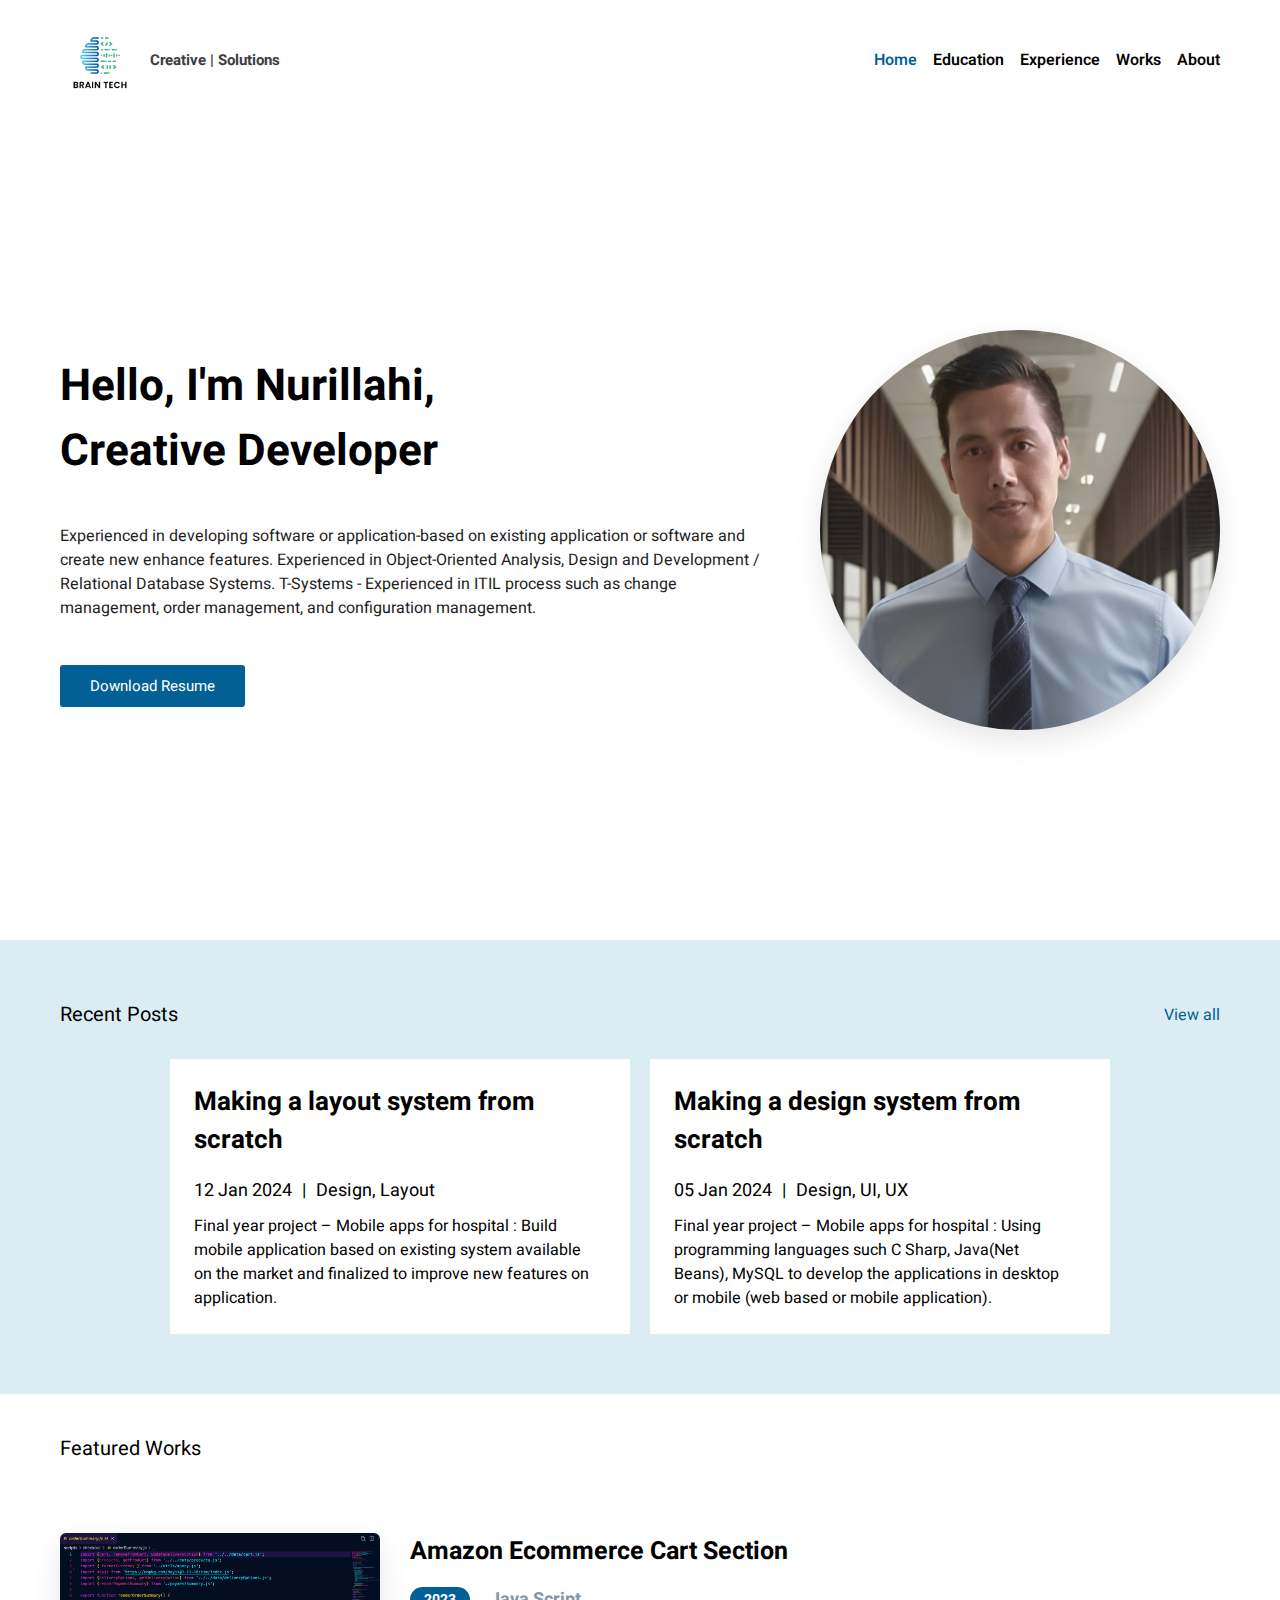
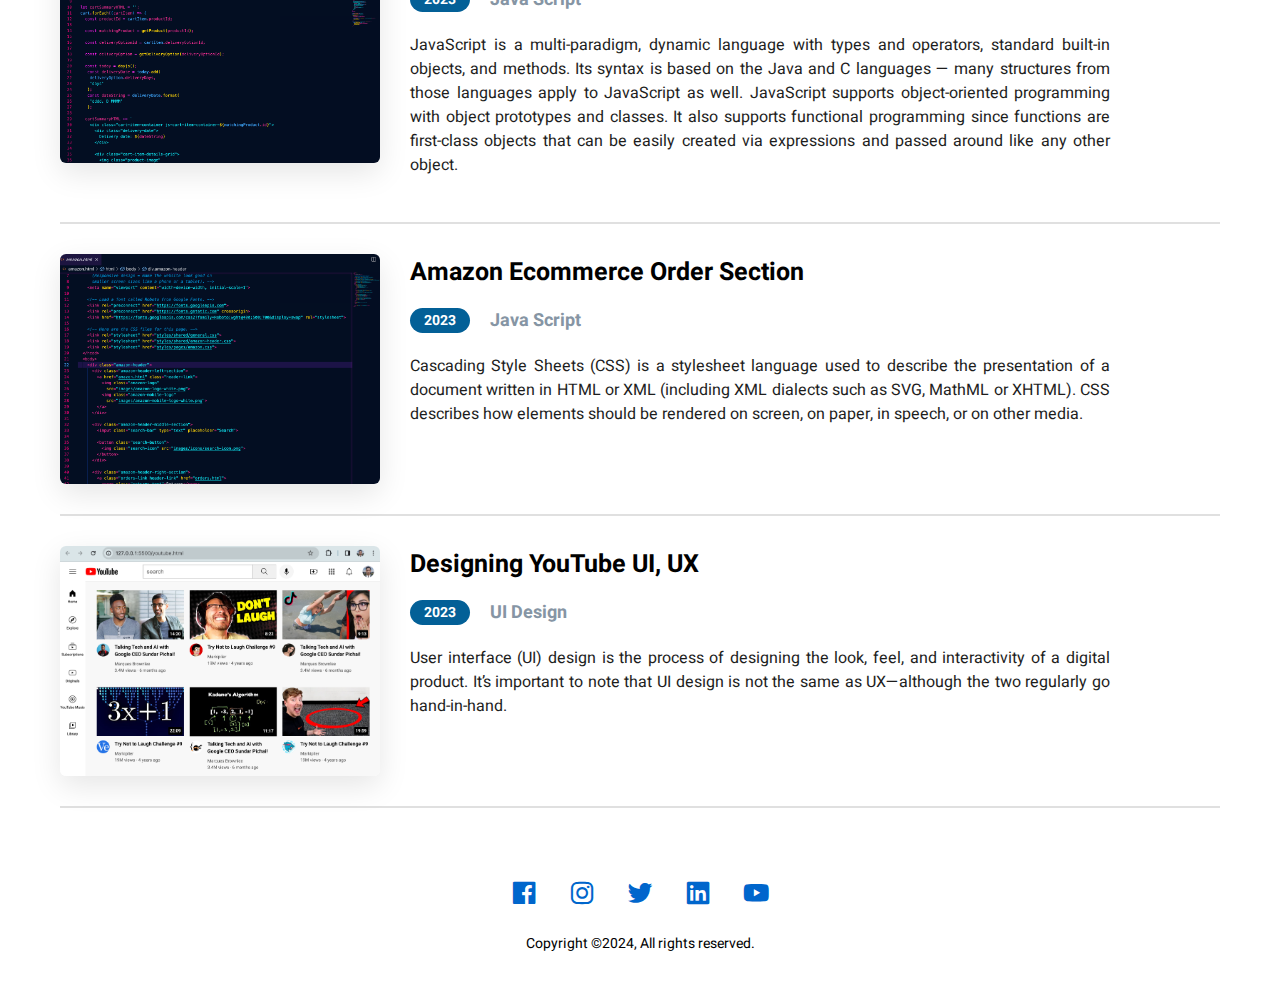
<file: index.html>
<!DOCTYPE html>
<html lang="en">
<head>
  <meta charset="UTF-8">
  <meta name="viewport" content="width=device-width, initial-scale=1.0">
  <link href='https://unpkg.com/boxicons@2.1.4/css/boxicons.min.css' rel='stylesheet'>
  <link rel="stylesheet" href="style.css">
  <title>Home Page | Creative Solutions</title>
</head>
<body>
  <nav>
    <div class="logo">
      <img src="images/BrainT.png">
      <a href="#">Creative | Solutions</a>
    </div>
    <div class="nav-links">
      <a class="selected" href="index.html">Home</a>
      <a href="education.html">Education</a>
      <a href="experience.html">Experience</a>
      <a href="works.html">Works</a>
      <a href="about.html">About</a>
    </div>
  </nav>

  <div class="main">
    <div class="info">
      <h1>Hello, I'm Nurillahi, <br>Creative Developer</h1>
      <p>Experienced in developing software or application-based on existing application 
      or software and create new enhance features. Experienced in Object-Oriented Analysis, 
      Design and Development / Relational Database Systems. T-Systems - Experienced in ITIL 
      process such as change management, order management, and configuration management.</p>
      <button>Download Resume</button>
    </div>
    <img src="images/profile.jpg">
  </div>

  <div class="recent">
    <div class="header">
      <h4>Recent Posts</h4>
      <a href="works.html">View all</a>
    </div>
    <div class="posts">
      <div class="post-item">
        <h3>Making a layout system from scratch</h3>
        <div class="info">
          <h5>12 Jan 2024</h5>
          <h5>|</h5>
          <h5>Design, Layout</h5>
        </div>
        <p>Final year project – Mobile apps for hospital :
          Build mobile application based on existing system available on the market and finalized 
          to improve new features on application.</p>
      </div>
      <div class="post-item">
        <h3>Making a design system from scratch</h3>
        <div class="info">
          <h5>05 Jan 2024</h5>
          <h5>|</h5>
          <h5>Design, UI, UX</h5>
        </div>
        <p>Final year project – Mobile apps for hospital :
          Using programming languages such C Sharp, Java(Net Beans), MySQL to develop the applications
          in desktop or mobile (web based or mobile application).</p>
      </div>
    </div>
  </div>

  <div class="separator">
    <h4>Featured Works</h4>
  </div>

  <div class="featured">
    <div class="item">
      <img src="images/javascript-screenshot.png">
      <div class="details">
        <h3>Amazon Ecommerce Cart Section</h3>
        <div class="item-info">
          <div class="year-badge">2023</div>
          <h4>Java Script</h4>
        </div>
        <p>JavaScript is a multi-paradigm, dynamic language with types and operators, 
        standard built-in objects, and methods. Its syntax is based on the Java and C 
        languages — many structures from those languages apply to JavaScript as well. 
        JavaScript supports object-oriented programming with object prototypes and 
        classes. It also supports functional programming since functions are first-class
        objects that can be easily created via expressions and passed around like any other 
        object.</p>
      </div>
    </div>
    <div class="item">
      <img src="images/design-screenshot.png">
      <div class="details">
        <h3>Amazon Ecommerce Order Section</h3>
        <div class="item-info">
          <div class="year-badge">2023</div>
          <h4>Java Script</h4>
        </div>
        <p>Cascading Style Sheets (CSS) is a stylesheet language used to describe the 
        presentation of a document written in HTML or XML (including XML dialects such 
        as SVG, MathML or XHTML). CSS describes how elements should be rendered on screen,
        on paper, in speech, or on other media.</p>
      </div>
    </div>
    <div class="item">
      <img src="images/UI Design.png">
      <div class="details">
        <h3>Designing YouTube UI, UX</h3>
        <div class="item-info">
          <div class="year-badge">2023</div>
          <h4>UI Design</h4>
        </div>
        <p>User interface (UI) design is the process of designing the look, feel, and interactivity
        of a digital product. It’s important to note that UI design is not the same as UX—although 
        the two regularly go hand-in-hand.</p>
      </div>
    </div>
  </div>

  <footer>
    <div class="socials">
      <a href="https://www.facebook.com/nurieicloud" target="_blank">
        <i class='bx bxl-facebook-square' ></i>
      </a>
      <a href="https://www.instagram.com/nuriell7?igsh=NWx2NGE2bW9zZGx2" target="_blank">
        <i class='bx bxl-instagram' ></i>
      </a>
      <a href="https://x.com/dfolog432?t=UmVgt7BurrM3izwQCmUeOQ&s=09" target="_blank">
        <i class='bx bxl-twitter' ></i>
      </a>
      <a href="https://www.linkedin.com/in/nurillahi-roxas-b47a11118?utm_source=share&utm_campaign=share_via&utm_content=profile&utm_medium=android_app" target="_blank">
        <i class='bx bxl-linkedin-square' ></i>
      </a>
      <a href=https://youtube.com/@nurillahiroxas8434?si=_SDBD4jMgY3QMdoM" target="_blank">
        <i class='bx bxl-youtube' ></i>
      </a>
    </div>
    <p>Copyright ©2024, All rights reserved.</p>
  </footer>


</body>
</html>
</file>
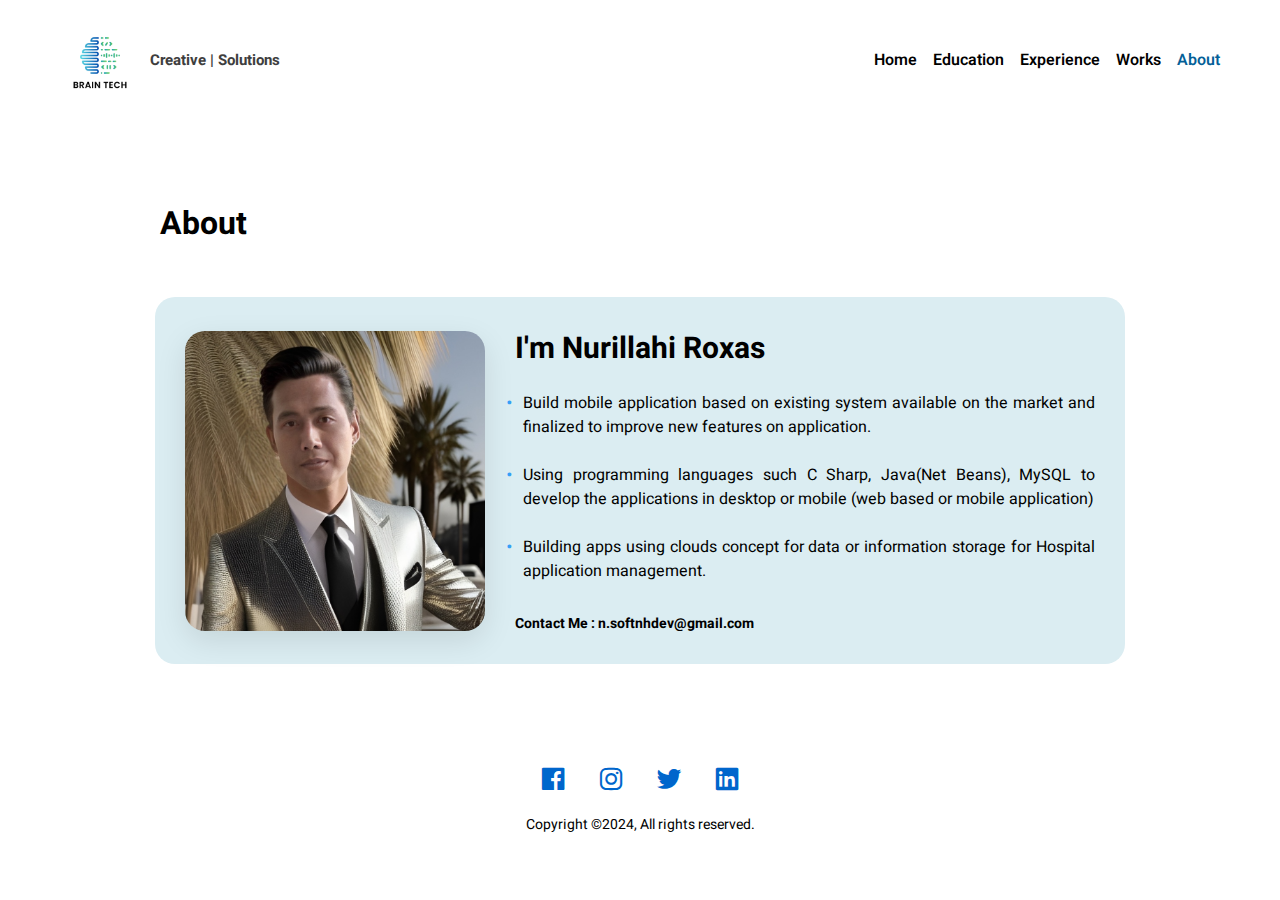
<file: about.html>
<!DOCTYPE html>
<html lang="en">
<head>
  <meta charset="UTF-8">
  <meta name="viewport" content="width=device-width, initial-scale=1.0">
  <link href='https://unpkg.com/boxicons@2.1.4/css/boxicons.min.css' rel='stylesheet'>
  <link rel="stylesheet" href="style.css">
  <title>About Page | Creative Solutions</title>
</head>
<body>
  <nav>
    <div class="logo">
      <img src="images/BrainT.png">
      <a href="#">Creative | Solutions</a>
    </div>
    <div class="nav-links">
      <a href="index.html">Home</a>
      <a href="education.html">Education</a>
      <a href="experience.html">Experience</a>
      <a href="works.html">Works</a>
      <a class="selected" href="about.html">About</a>
    </div>
  </nav>

  <h1 class="page-title">About</h1>

  <div class="content">
    <div class="container">
      <img src="images/About.jpg">
      <div class="about">
        <h2>I'm Nurillahi Roxas</h2>
        <ul>
          <li>Build mobile application based on existing system available on the market 
        and finalized to improve new features on application.</li>
        <li>Using programming languages such C Sharp, Java(Net Beans), MySQL to develop 
        the applications in desktop or mobile (web based or mobile application)</li>
        <li>Building apps using clouds concept for data or information storage for Hospital 
        application management.</li>
        </ul>
        <p class="email">Contact Me : n.softnhdev@gmail.com</p>
      </div>
    </div>
  </div>

  <footer>
    <div class="socials">
      <i class='bx bxl-facebook-square'></i>
      <i class='bx bxl-instagram' ></i>
      <i class='bx bxl-twitter' ></i>
      <i class='bx bxl-linkedin-square' ></i>
    </div>
    <p>Copyright ©2024, All rights reserved.</p>
  </footer>
</body>
</html>
</file>
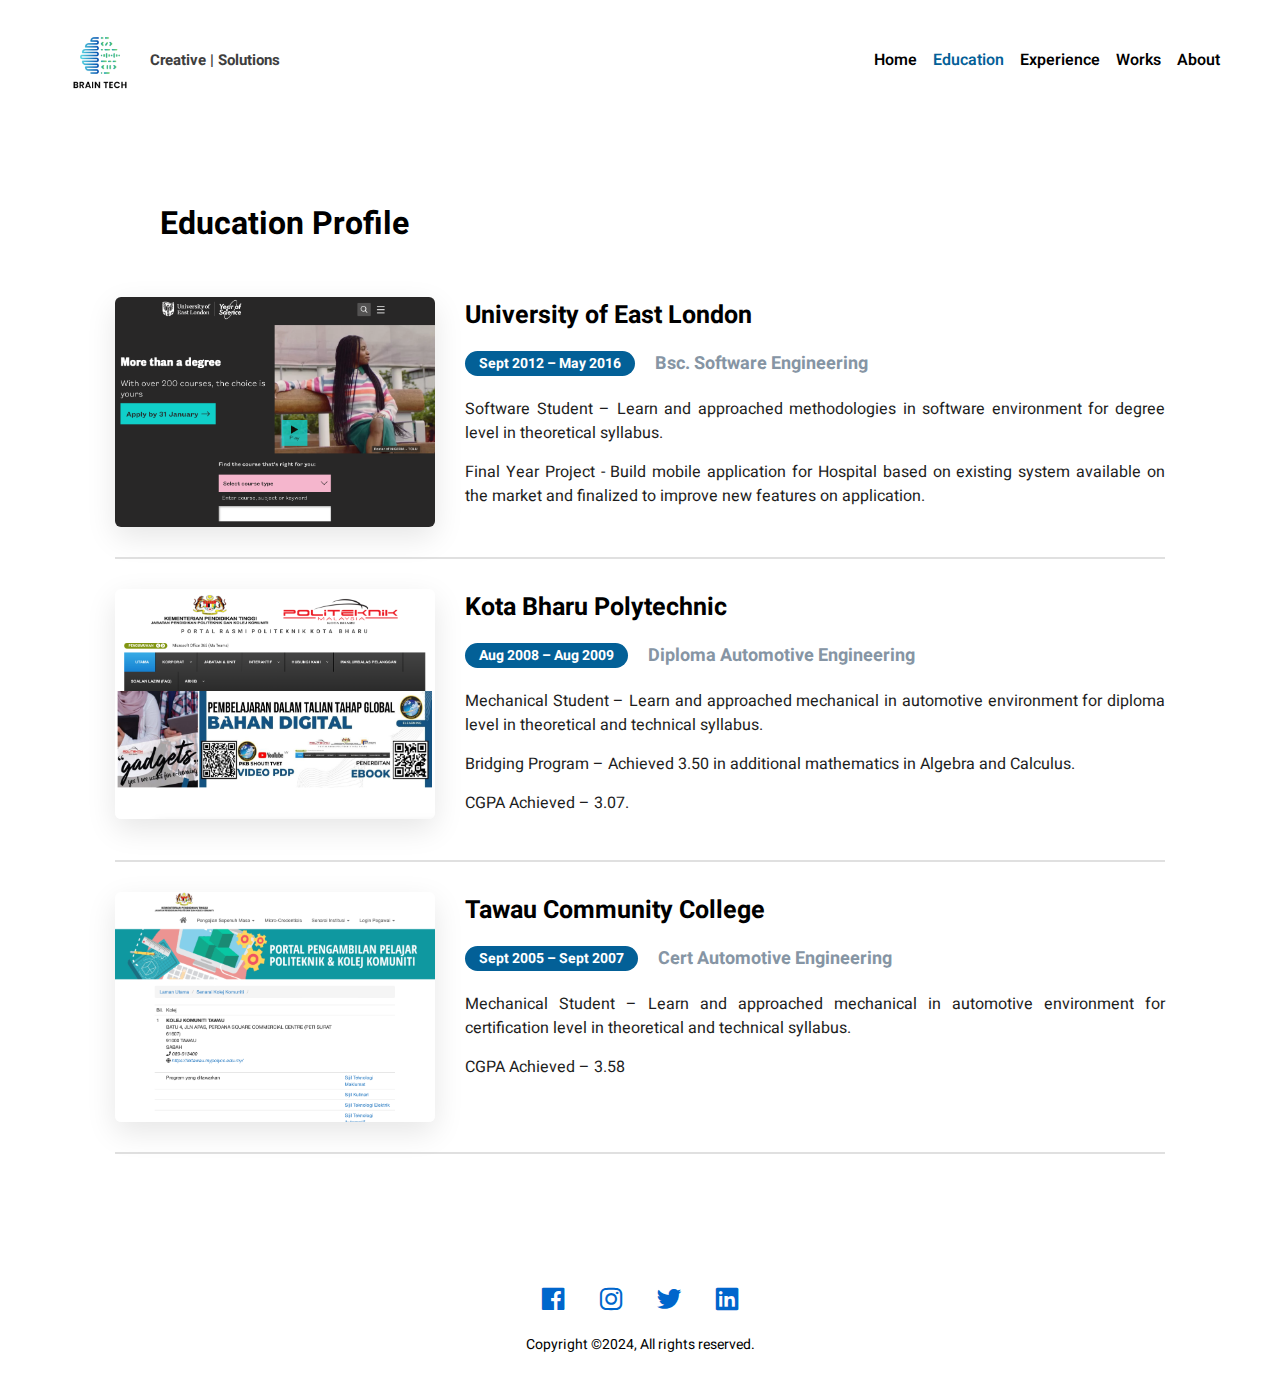
<file: education.html>
<!DOCTYPE html>
<html lang="en">
<head>
  <meta charset="UTF-8">
  <meta name="viewport" content="width=device-width, initial-scale=1.0">
  <link href='https://unpkg.com/boxicons@2.1.4/css/boxicons.min.css' rel='stylesheet'>
  <link rel="stylesheet" href="style.css">
  <title>Education Page | Creative Solutions</title>
</head>
<body>
  <nav>
    <div class="logo">
      <img src="images/BrainT.png">
      <a href="#">Creative | Solutions</a>
    </div>
    <div class="nav-links">
      <a href="index.html">Home</a>
      <a class="selected" href="education.html">Education</a>
      <a href="experience.html">Experience</a>
      <a href="works.html">Works</a>
      <a href="about.html">About</a>
    </div>
  </nav>

  <h1 class="page-title">Education Profile</h1>

  <div class="content">
    <div class="works-list">
      <div class="item">
        <img src="images/UEL.png">
        <div class="details">
          <h3>University of East London</h3>
          <div class="item-info">
            <div class="year-badge">Sept 2012 – May 2016</div>
            <h4>Bsc. Software Engineering</h4>
          </div>
          <p>Software Student – Learn and approached methodologies in software environment for degree level in theoretical syllabus.</p>
          <p>Final Year Project - Build mobile application for Hospital based on existing system available on the market and finalized to improve new features on application.</p>
        </div>
      </div>
      <div class="item">
        <img src="images/Polytecnic.png">
        <div class="details">
          <h3>Kota Bharu Polytechnic</h3>
          <div class="item-info">
            <div class="year-badge">Aug 2008 – Aug 2009</div>
            <h4>Diploma Automotive Engineering</h4>
          </div>
          <p>Mechanical Student – Learn and approached mechanical in automotive environment for diploma level in theoretical and technical syllabus.</p>
          <p>Bridging Program – Achieved 3.50 in additional mathematics in Algebra and Calculus.</p>
          <p>CGPA Achieved – 3.07.</p>
        </div>
      </div>
      <div class="item">
        <img src="images/KKT1.png">
        <div class="details">
          <h3>Tawau Community College</h3>
          <div class="item-info">
            <div class="year-badge">Sept 2005 – Sept 2007</div>
            <h4>Cert Automotive Engineering</h4>
          </div>
          <p>Mechanical Student – Learn and approached mechanical in automotive environment for certification level in theoretical and technical syllabus.</p>
          <p>CGPA Achieved – 3.58</p>
        </div>
      </div>
    </div>
  </div>

  <footer>
    <div class="socials">
      <i class='bx bxl-facebook-square'></i>
      <i class='bx bxl-instagram' ></i>
      <i class='bx bxl-twitter' ></i>
      <i class='bx bxl-linkedin-square' ></i>
    </div>
    <p>Copyright ©2024, All rights reserved.</p>
  </footer>
</body>
</html>
</file>
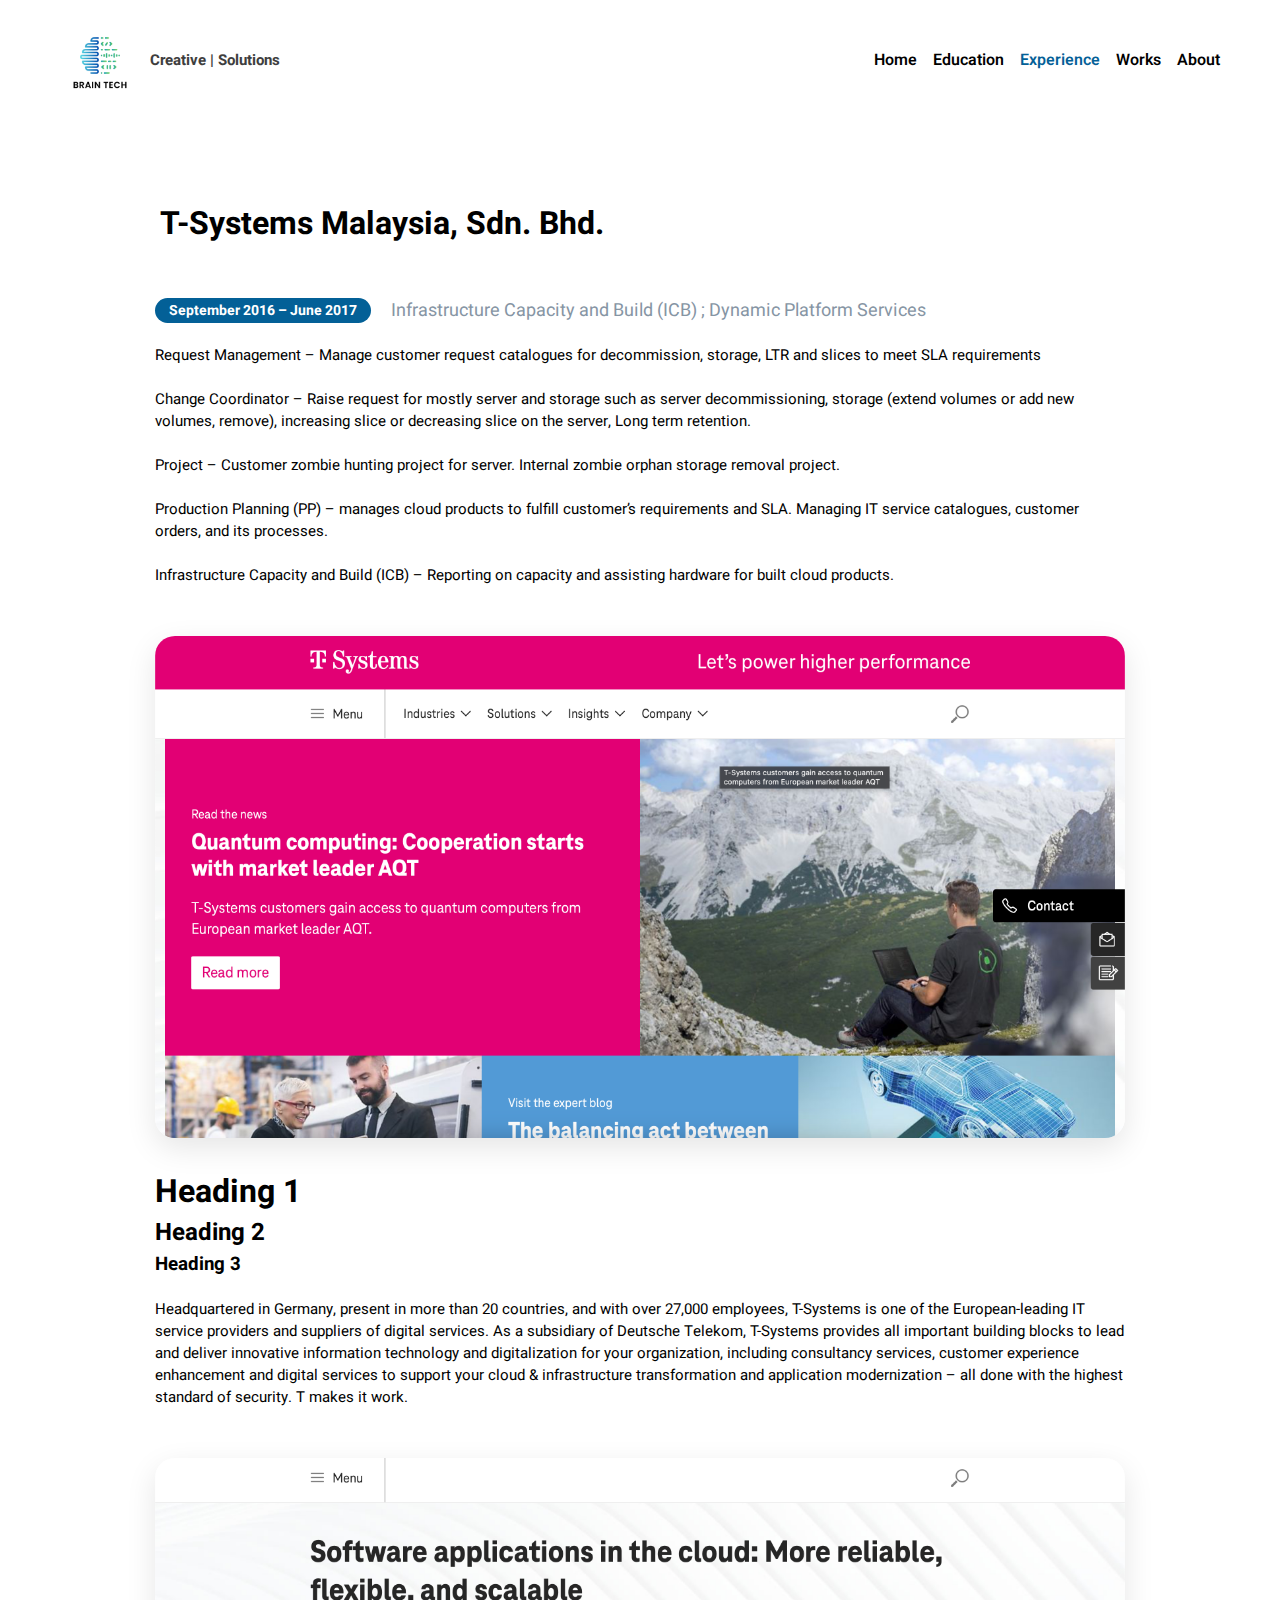
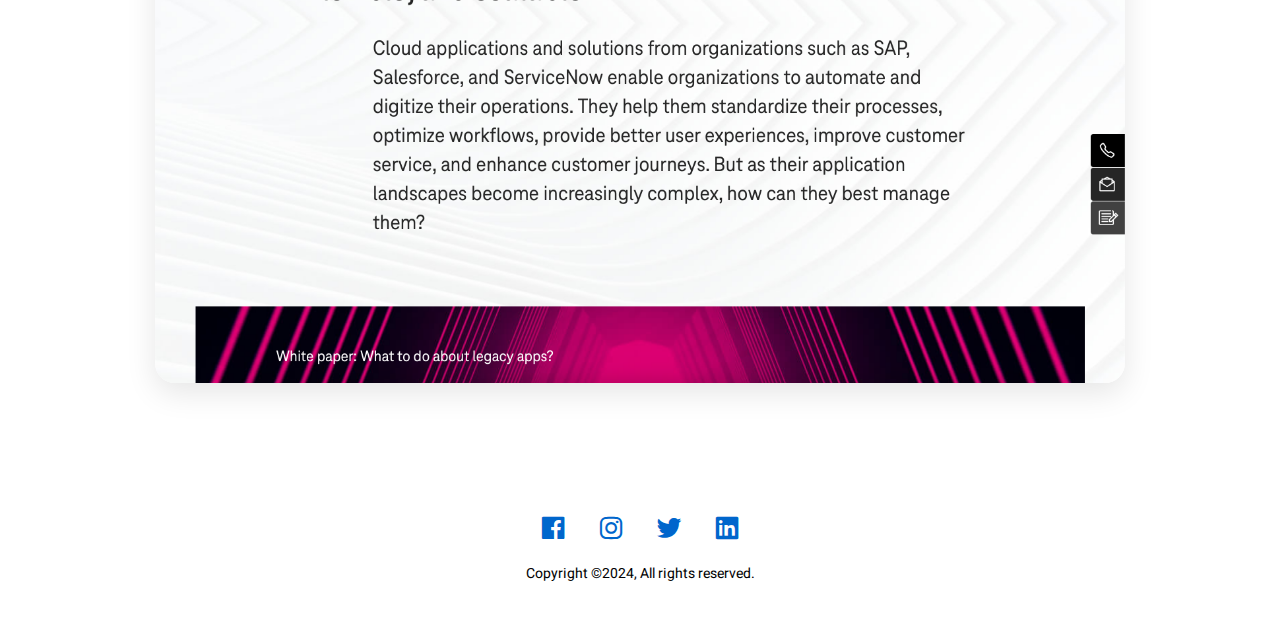
<file: experience.html>
<!DOCTYPE html>
<html lang="en">
<head>
  <meta charset="UTF-8">
  <meta name="viewport" content="width=device-width, initial-scale=1.0">
  <link href='https://unpkg.com/boxicons@2.1.4/css/boxicons.min.css' rel='stylesheet'>
  <link rel="stylesheet" href="style.css">
  <title>Experience Page | Creative Solutions</title>
</head>
<body>
  <nav>
    <div class="logo">
      <img src="images/BrainT.png">
      <a href="#">Creative | Solutions</a>
    </div>
    <div class="nav-links">
      <a href="index.html">Home</a>
      <a href="education.html">Education</a>
      <a class="selected" href="experience.html">Experience</a>
      <a href="works.html">Works</a>
      <a href="about.html">About</a>
    </div>
  </nav>
  
  <h1 class="page-title">T-Systems Malaysia, Sdn. Bhd.</h1>


  <div class="content">
    <div class="work-info">
      <div class="year-badge">September 2016 – June 2017</div>
      <div class="category">
        <p>Infrastructure Capacity and Build (ICB) ; Dynamic Platform Services</p>
      </div>
    </div>

    <p>Request Management – Manage customer request catalogues for decommission, storage, LTR and slices to meet SLA requirements<br>
      <br>Change Coordinator – Raise request for mostly server and storage such as server decommissioning, storage (extend volumes or 
      add new volumes, remove), increasing slice or decreasing slice on the server, Long term retention.<br>
      <br>Project – Customer zombie hunting project for server. Internal zombie orphan storage removal project.<br>
      <br>Production Planning (PP) – manages cloud products to fulfill customer’s requirements and SLA. Managing IT service catalogues, 
      customer orders, and its processes.<br>
      <br>Infrastructure Capacity and Build (ICB) – Reporting on capacity and assisting hardware for built cloud products.</p>
      
      <img src="images/T - Systems.png">

      <h1>Heading 1</h1>
      <h2>Heading 2</h2>
      <h3>Heading 3</h3>

      <p>Headquartered in Germany, present in more than 20 countries, and with over 27,000 employees, 
      T-Systems is one of the European-leading IT service providers and suppliers of digital services. As a subsidiary of Deutsche Telekom, 
      T-Systems provides all important building blocks to lead and deliver innovative information technology and digitalization for your 
      organization, including consultancy services, customer experience enhancement and digital services to support your cloud & infrastructure 
      transformation and application modernization – all done with the highest standard of security. T makes it work.</p>

      <img src="images/T - Systems 2.png">

  </div>

  <footer>
    <div class="socials">
      <i class='bx bxl-facebook-square'></i>
      <i class='bx bxl-instagram' ></i>
      <i class='bx bxl-twitter' ></i>
      <i class='bx bxl-linkedin-square' ></i>
    </div>
    <p>Copyright ©2024, All rights reserved.</p>
  </footer>
</body>
</html>
</file>
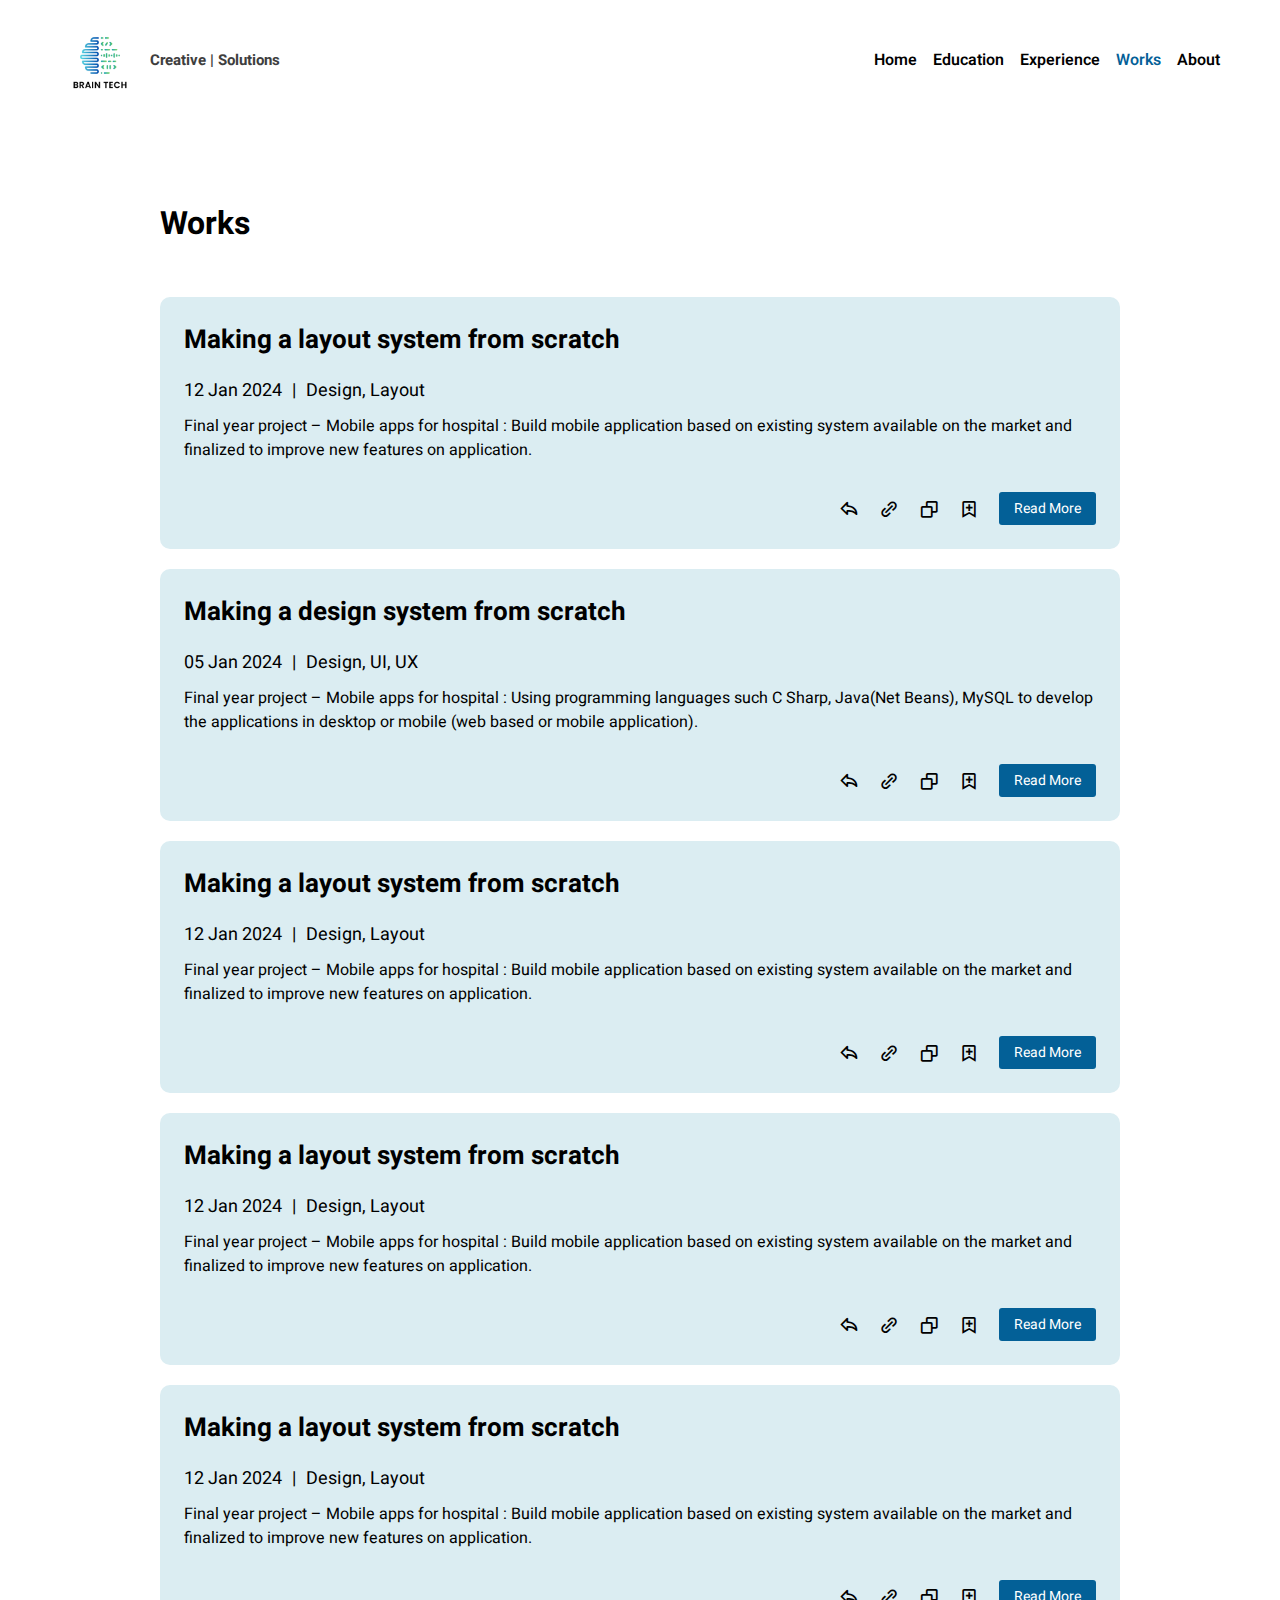
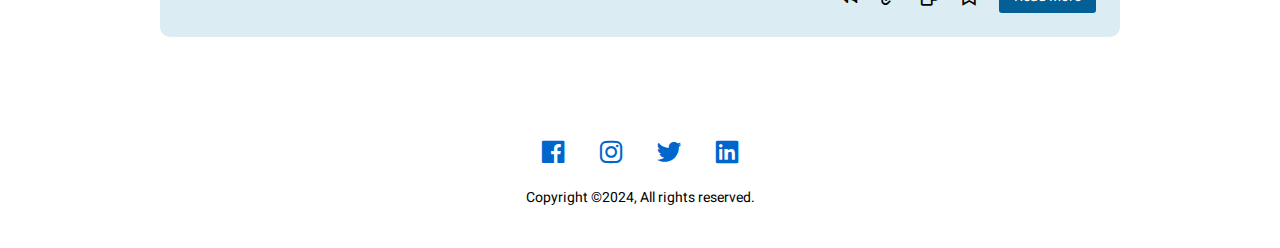
<file: works.html>
<!DOCTYPE html>
<html lang="en">
<head>
  <meta charset="UTF-8">
  <meta name="viewport" content="width=device-width, initial-scale=1.0">
  <link href='https://unpkg.com/boxicons@2.1.4/css/boxicons.min.css' rel='stylesheet'>
  <link rel="stylesheet" href="style.css">
  <title>Works Page | Creative Solutions</title>
</head>
<body>
  <nav>
    <div class="logo">
      <img src="images/BrainT.png">
      <a href="#">Creative | Solutions</a>
    </div>
    <div class="nav-links">
      <a href="index.html">Home</a>
      <a href="education.html">Education</a>
      <a href="experience.html">Experience</a>
      <a class="selected" href="works.html">Works</a>
      <a href="about.html">About</a>
    </div>
  </nav>
  
  <h1 class="page-title">Works</h1>

  <div class="content">
    <div class="post-list">
      <div class="post-item">
        <h3>Making a layout system from scratch</h3>
        <div class="info">
          <h5>12 Jan 2024</h5>
          <h5>|</h5>
          <h5>Design, Layout</h5>
        </div>
        <p>Final year project – Mobile apps for hospital :
          Build mobile application based on existing system available on the market and finalized 
          to improve new features on application.</p>

          <div class="buttons">
            <i class='bx bx-share'></i>
            <i class='bx bx-link-alt' ></i>
            <i class='bx bx-copy' ></i>
            <i class='bx bx-bookmark-plus' ></i>
            <button>Read More</button>
          </div>
      </div>
      <div class="post-item">
        <h3>Making a design system from scratch</h3>
        <div class="info">
          <h5>05 Jan 2024</h5>
          <h5>|</h5>
          <h5>Design, UI, UX</h5>
        </div>
        <p>Final year project – Mobile apps for hospital :
          Using programming languages such C Sharp, Java(Net Beans), MySQL to develop the applications
          in desktop or mobile (web based or mobile application).</p>
          
          <div class="buttons">
            <i class='bx bx-share'></i>
            <i class='bx bx-link-alt' ></i>
            <i class='bx bx-copy' ></i>
            <i class='bx bx-bookmark-plus' ></i>
            <button>Read More</button>
          </div>
      </div>
      <div class="post-item">
        <h3>Making a layout system from scratch</h3>
        <div class="info">
          <h5>12 Jan 2024</h5>
          <h5>|</h5>
          <h5>Design, Layout</h5>
        </div>
        <p>Final year project – Mobile apps for hospital :
          Build mobile application based on existing system available on the market and finalized 
          to improve new features on application.</p>

          <div class="buttons">
            <i class='bx bx-share'></i>
            <i class='bx bx-link-alt' ></i>
            <i class='bx bx-copy' ></i>
            <i class='bx bx-bookmark-plus' ></i>
            <button>Read More</button>
          </div>
      </div>
      <div class="post-item">
        <h3>Making a layout system from scratch</h3>
        <div class="info">
          <h5>12 Jan 2024</h5>
          <h5>|</h5>
          <h5>Design, Layout</h5>
        </div>
        <p>Final year project – Mobile apps for hospital :
          Build mobile application based on existing system available on the market and finalized 
          to improve new features on application.</p>

          <div class="buttons">
            <i class='bx bx-share'></i>
            <i class='bx bx-link-alt' ></i>
            <i class='bx bx-copy' ></i>
            <i class='bx bx-bookmark-plus' ></i>
            <button>Read More</button>
          </div>
      </div>
      <div class="post-item">
        <h3>Making a layout system from scratch</h3>
        <div class="info">
          <h5>12 Jan 2024</h5>
          <h5>|</h5>
          <h5>Design, Layout</h5>
        </div>
        <p>Final year project – Mobile apps for hospital :
          Build mobile application based on existing system available on the market and finalized 
          to improve new features on application.</p>

          <div class="buttons">
            <i class='bx bx-share'></i>
            <i class='bx bx-link-alt' ></i>
            <i class='bx bx-copy' ></i>
            <i class='bx bx-bookmark-plus' ></i>
            <button>Read More</button>
          </div>
      </div>
    </div>
  </div>

  <footer>
    <div class="socials">
      <i class='bx bxl-facebook-square'></i>
      <i class='bx bxl-instagram' ></i>
      <i class='bx bxl-twitter' ></i>
      <i class='bx bxl-linkedin-square' ></i>
    </div>
    <p>Copyright ©2024, All rights reserved.</p>
  </footer>
</body>
</html>
</file>
<file: style.css>
@import url('https://fonts.googleapis.com/css2?family=Heebo:wght@300;400;600;700;800&display=swap');

.main,
.content {
  animation: transitionIn 1.75s;
}

@keyframes transitionIn {
  from {
    opacity: 0;
    transform: rotateX(-10deg);
  }

  to {
    opacity: 1;
    transform: rotateX(0);
  }
}

* {
  margin: 0;
  padding: 0;
  box-sizing: border-box;
  font-family: 'Heebo', sans-serif;
}

a {
  text-decoration: none;
  color: #000;
}

img {
  object-fit: cover;
  object-position: top;
  box-shadow: 0 10px 30px rgba(0, 0, 0, 0.1);
}

nav {
  padding: 20px 148px;
  background-color: #fff;
  display: flex;
  align-items: center;
  justify-content: space-between;
  font-weight: 600;
}

nav .logo {
  display: flex;
  align-items: center;
  gap: 10px;
  
}

nav .logo img{
  width: 80px;
  height: 80px;
  box-shadow: none;
}

nav .logo a {
  font-size: 15px;
  color: #3e3e3e;
  font-weight: bold;
}

nav .nav-links {
  display: flex;
  gap: 16px;
}

nav .nav-links a {
  transition: color 0.3s ease;
}

nav .nav-links a:hover,
nav .nav-links a.selected {
  color: #036097;
}

.main {
  padding: 0 148px;
  display: flex;
  align-items: center;
  justify-content: space-between;
  gap: 50px;
  height: calc(100vh - 80px);
}

.main .info h1  {
  font-size: 44px;
  margin-bottom: 40px;
}

.main .info p {
  color: #1d1d1d;
  font-size: 16px;
  margin-bottom: 45px;
  width: 100%;
}

.main .info button,
.content .post-list .post-item .buttons button {
  padding: 10px 30px;
  background: #036097;
  border: none;
  color: #fff;
  font-size: 15px;
  border-radius: 3px;
  cursor: pointer;
  transition: background 0.3s ease;
}

.main .info button:hover,
.content .post-list .post-item .buttons button:hover {
  background: #024870;
}

.main img {
  width: 400px;
  height: 400px;
  border-radius: 50%;
}

.recent {
  padding: 60px 148px;
  background-color: #dbedf2;
}

.recent .header {
  display: flex;
  align-items: center;
  justify-content: space-between;
  margin-bottom: 30px;
}

.recent .header h4,
.separator h4 {
  font-size: 20px;
  font-weight: 400;
}

.recent .header a {
  color: #036097;
}

.recent .posts {
  display: flex;
  justify-content: center;
  gap: 20px;
}

.recent .posts .post-item {
  background-color: #fff;
  padding: 24px;
  width: 460px;
}

.recent .posts .post-item h3,
.content .post-list .post-item h3 {
  font-size: 26px;
  margin-bottom: 18px;
}

.recent .posts .post-item .info,
.content .post-list .post-item .info {
  display: flex;
  gap: 10px;
  margin-bottom: 10px;
}

.recent .posts .post-item .info h5,
.content .post-list .post-item h5 {
  font-size: 18px;
  font-weight: 400;
} 

.recent .posts .post-item p {
  width: 400px;
}

.separator {
  padding: 40px 148px 0;
}

.separator h4 {
  margin-bottom: 30px;
}

.featured {
  padding: 30px 180px 0;
}

.featured .item,
.works-list .item {
  display: flex;
  gap: 30px;
  margin-bottom: 30px;
  padding-bottom: 30px;
  border-bottom: 2px solid #e0e0e0;
}

.featured .item img,
.works-list .item img {
  width: 320px;
  height: 230px;
  border-radius: 6px;
}

.featured .item .details h3,
.works-list .item h3 {
  font-size: 25px;
  margin-bottom: 16px;
}

.featured .item .details .item-info,
.works-list .item .details .item-info {
  display: flex;
  align-items: center;
  gap: 20px;
  margin-bottom: 20px;
}

.featured .item .details .item-info .year-badge,
.works-list .item .details .item-info .year-badge,
.content .work-info .year-badge {
  background-color: #036097;
  padding: 2px 14px;
  color: #fff;
  border-radius: 16px;
  font-size: 14px;
  font-weight: bold;
}

.featured .item .details .item-info h4,
.works-list .item .details .item-info h4 {
  color: #8695a4;
  font-size: 18px;
}

.featured .item .details p,
.works-list .item .details p {
  color: #1d1d1d;
  width: 700px;
  text-align: justify;
  margin-bottom: 15px;
}

footer {
  padding: 40px 0;
  display: flex;
  flex-direction: column;
  align-items: center;
}

footer .socials {
  display: flex;
  align-items: center;
  gap: 28px;
  margin-bottom: 20px;
}

footer .socials i {
  font-size: 30px;
  cursor: pointer;
  transition: color 0.3s ease;
}

footer .socials i:hover {
  color: #036097;
}

footer p {
  font-size: 14px;
}

.page-title {
  padding: 80px 234px 20px;
  width: 100%;
}

.content {
  padding: 30px 148px 60px;
  display: flex;
  flex-direction: column;
  align-items: center;
}

.content .work-info {
  display: flex;
  align-items: center;
  justify-content: flex-start;
  gap: 20px;
  width: 970px;
}

.content .work-info .category {
  color: #8695a4;
  font-size: 18px;
}

.content>p {
  width: 970px;
  font-size: 15px;
  margin: 20px 0;
}

.content>img {
  width: 970px;
  margin: 30px 0;
  border-radius: 20px;
}

.content>h1,
.content>h2,
.content>h3 {
  width: 970px;
}

.content .post-list {
  display: flex;
  flex-direction: column;
  gap: 20px;
}

.content .post-list .post-item {
  background-color: #dbedf2;
  padding: 24px;
  width: 960px;
  border-radius: 10px;
}

.content .post-list .post-item .buttons {
  margin-top: 30px;
  display: flex;
  align-items: center;
  justify-content: flex-end;
  gap: 20px;
}

.content .post-list .post-item .buttons button {
  font-size: 14px;
  padding: 6px 15px;
}

.content .post-list .post-item .buttons i {
  font-size: 20px;
  cursor: pointer;
  transition: color 0.3s ease;
}

.content .post-list .post-item .buttons i:hover {
  color: #036097;
}

.content .container {
  background-color: #dbedf2;
  padding: 30px;
  display: flex;
  align-items: center;
  gap: 30px;
  width: 970px;
  border-radius: 20px;
}

.content .container img {
  width: 300px;
  height: 300px;
  border-radius: 20px;
}

.content .container h2 {
  margin-bottom: 20px;
  font-size: 30px;
}

.content .container .about>ul {
  text-align: justify;
}

.content .container .about .email {
  font-weight: bold;
  margin-top: 30px;
  font-size: 14px;
}

.content .container ul {
  list-style: none;
}

.content .container ul li {
  margin-bottom: 24px;
  padding-left: 8px;
  position: relative;
}

.content .container ul li::before {
  color: #359ff6;
  content: ".";
  font-size: 34px;
  position: absolute;
  left: -10px;
  line-height: 5px;
  
}

footer i {
  color: #0066CC;
}

@media  screen and (max-width: 1400px) {
  nav {
    padding: 20px 60px;
  }

  .main {
    padding: 0 60px;
  }

  .recent {
    padding: 60px;
  }

  .featured,
  .separator {
    padding: 40px 60px 0;
  }

  .page-title {
    padding: 80px 160px 20px;
  }
}

@media  screen and (max-width: 1200px) {
  nav {
    padding: 20px 40px;
  }

  .main {
    padding: 0 40px;
  }

  .main img {
    width: 340px;
    height: 340px;
  }

  .recent {
    padding: 40px;
  }

  .featured,
  .separator {
    padding: 40px 40px 0;
  }

  .featured .item .details p,
  .works-list .item .details p {
    width: 100%;
  }

  .page-title {
    padding: 80px 140px 20px;
  }

  .content .work-info,
  .content>p,
  .content>img,
  .content>h1,
  .content>h2,
  .content>h3,
  .content .post-list .post-item, 
  .content .container {
    width: 100%;
  }

  .content .container img {
    width: 250px;
    height: 250px;
  }

  .content .container h2 {
    font-size: 24px;
    margin-bottom: 10px;
  }

  .content .container .about>ul {
    font-size: 14px;
  }
}

@media  screen and (max-width: 992px) {
  nav {
    padding: 20px;
  }

  .main {
    padding: 0 20px;
  }

  .main img {
    width: 300px;
    height: 300px;
  }

  .main .info h1 {
    font-size: 34px;
  }

  .main .info p {
    font-size: 14px;
  }

  .main .info button {
    font-size: 15px;
    padding: 8px 22px;
  }

  .recent {
    padding: 40px 20px;
  }

  .recent .posts .post-item {
    width: 100%;
  }

  .recent .posts .post-item h3,
  .content .post-list .post-item h3 {
    font-size: 20px;
  }

  .recent .posts .post-item h5,
  .content .post-list .post-item .info h5 {
    font-size: 14px;
  }

  .recent .posts .post-item p,
  .content .post-list .post-item p {
    width: 100%;
    font-size: 14px;
  }

  .featured,
  .separator {
    padding: 40px 20px 0;
  }

  .featured .item,
  .works-list .item {
    flex-direction: column;
    padding: 0 20px 30px;
  }

  .featured .item img,
  .works-list .item img {
    width: 100%;
    height: auto;
  }

  .featured .item .details h3,
  .works-list .details .item h3 {
    font-size: 24px;
    margin-bottom: 12px;
  }

  .featured .item .details .item-info .year-badge,
  .works-list .item .details .item-info .year-badge {
    font-size: 12px;
  }

  .featured .item .details .item-info h4,
  .works-list .item .details .item-info h4 {
    
    font-size: 15px;
  }

  .featured .item .details p,
  .works-list .item .details p {
    font-size: 14px;
  }

  .content {
    padding: 30px 20px 60px;
  }

  .content .container h2 {
    font-size: 20px;
  }

  .content .container .about>ul {
    font-size: 13px;
  }
}

@media  screen and (max-width: 768px) {
  nav {
    justify-content: center;
  }

  nav .logo {
    display: none;
  }

  .main {
    flex-direction: column;
    justify-content: space-around;
    margin: 40px 0;
    height: auto;
  }

  .main .info h1 {
    font-size: 30px;
    margin-bottom: 16px;
  }

  .main .info p {
    margin-bottom: 16px;
  }

  .main .info button {
    padding: 6px 20px;
    font-size: 13px;
  }

  .main img {
    margin-top: 20px;
    width: 100%;
    height: auto;
    border-radius: 50px;
  }

  .recent .posts,
  .content .container {
    flex-direction: column;
  }

  .content .container img {
    width: 100%;
    height: auto;
  }
}
</file>
